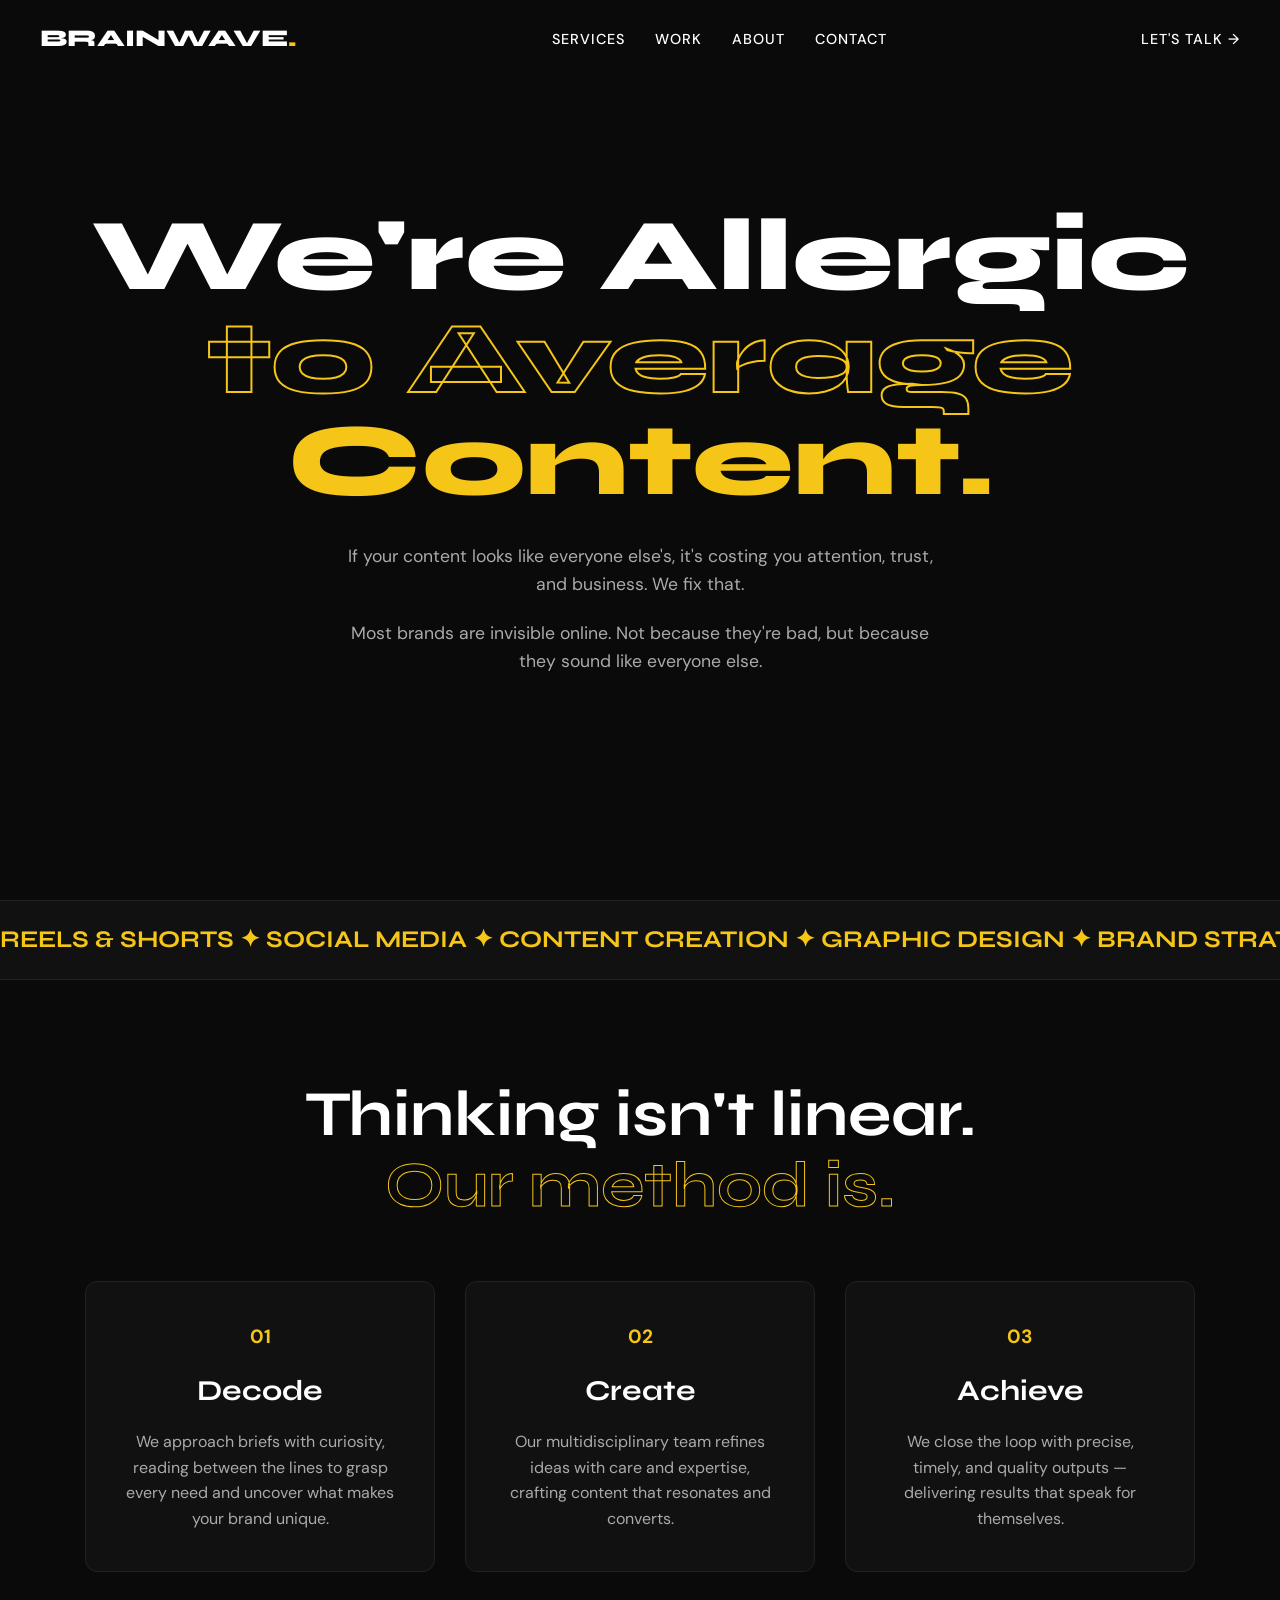
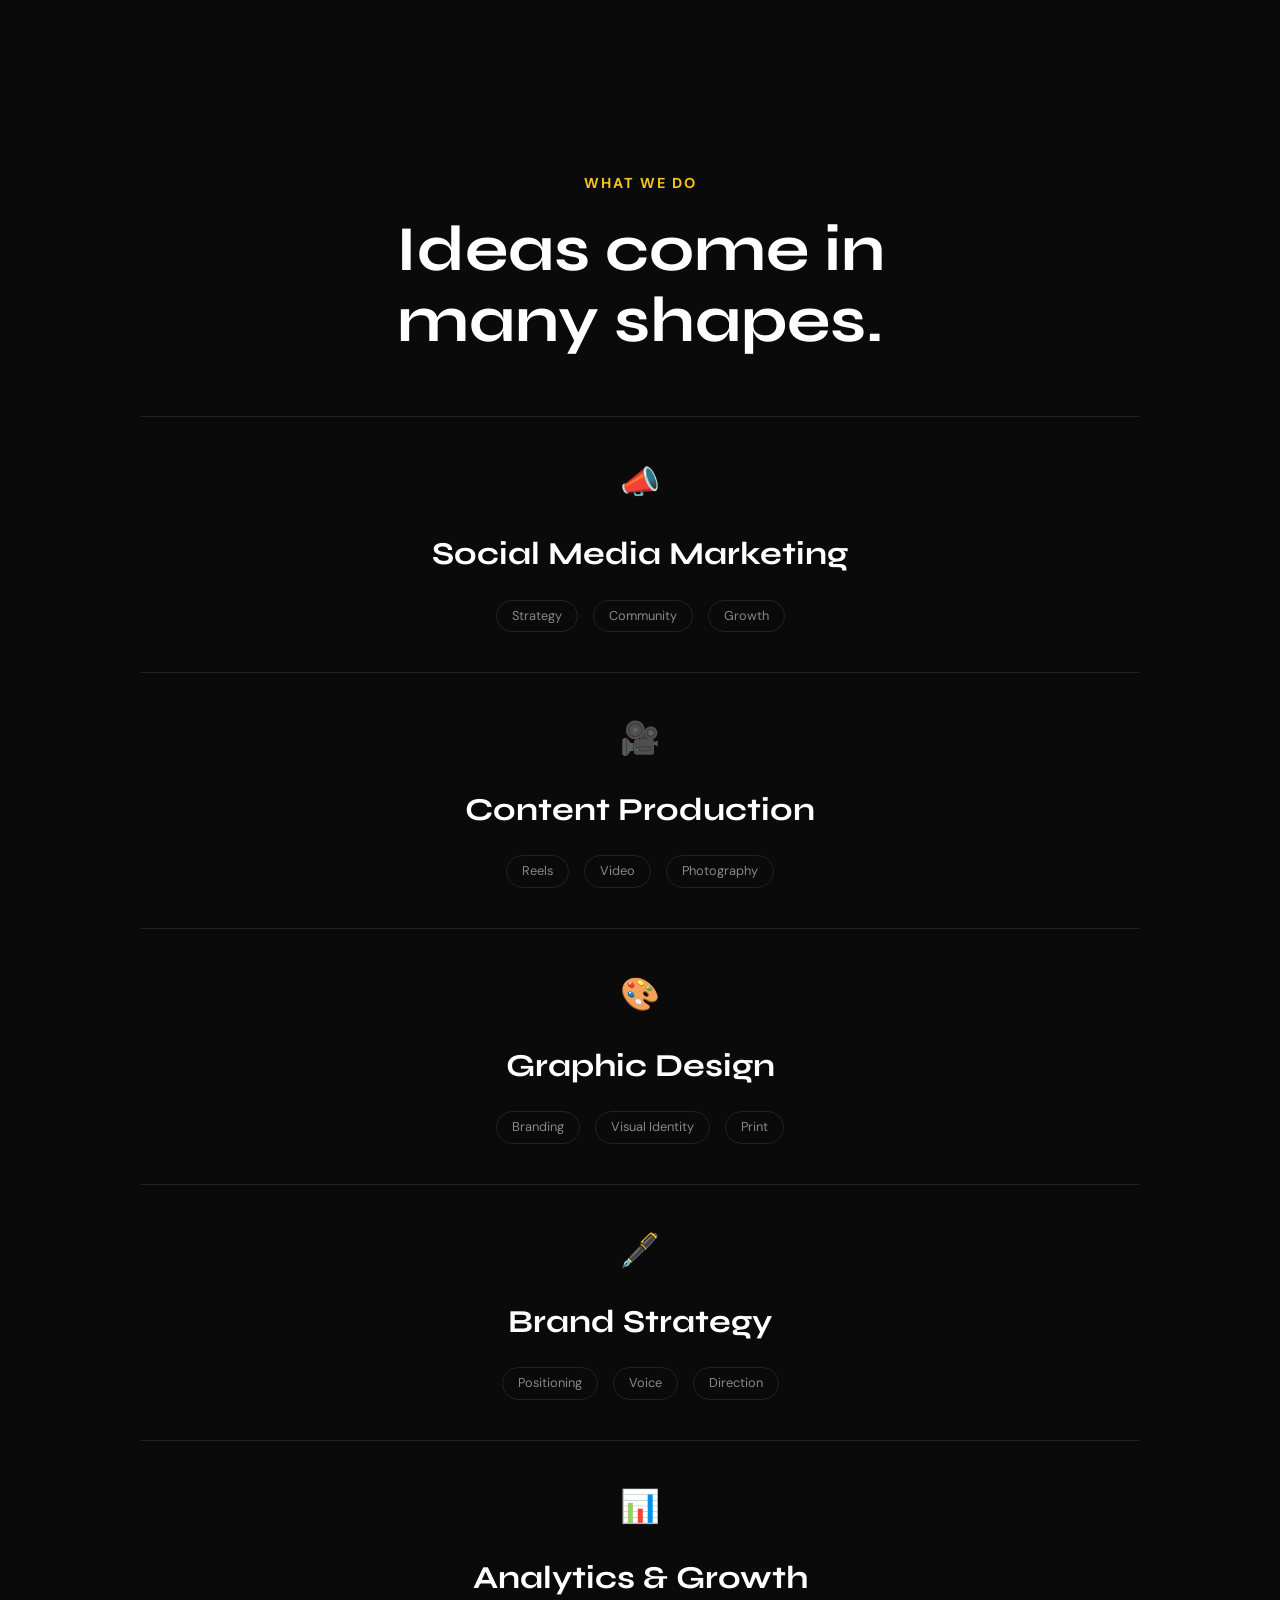
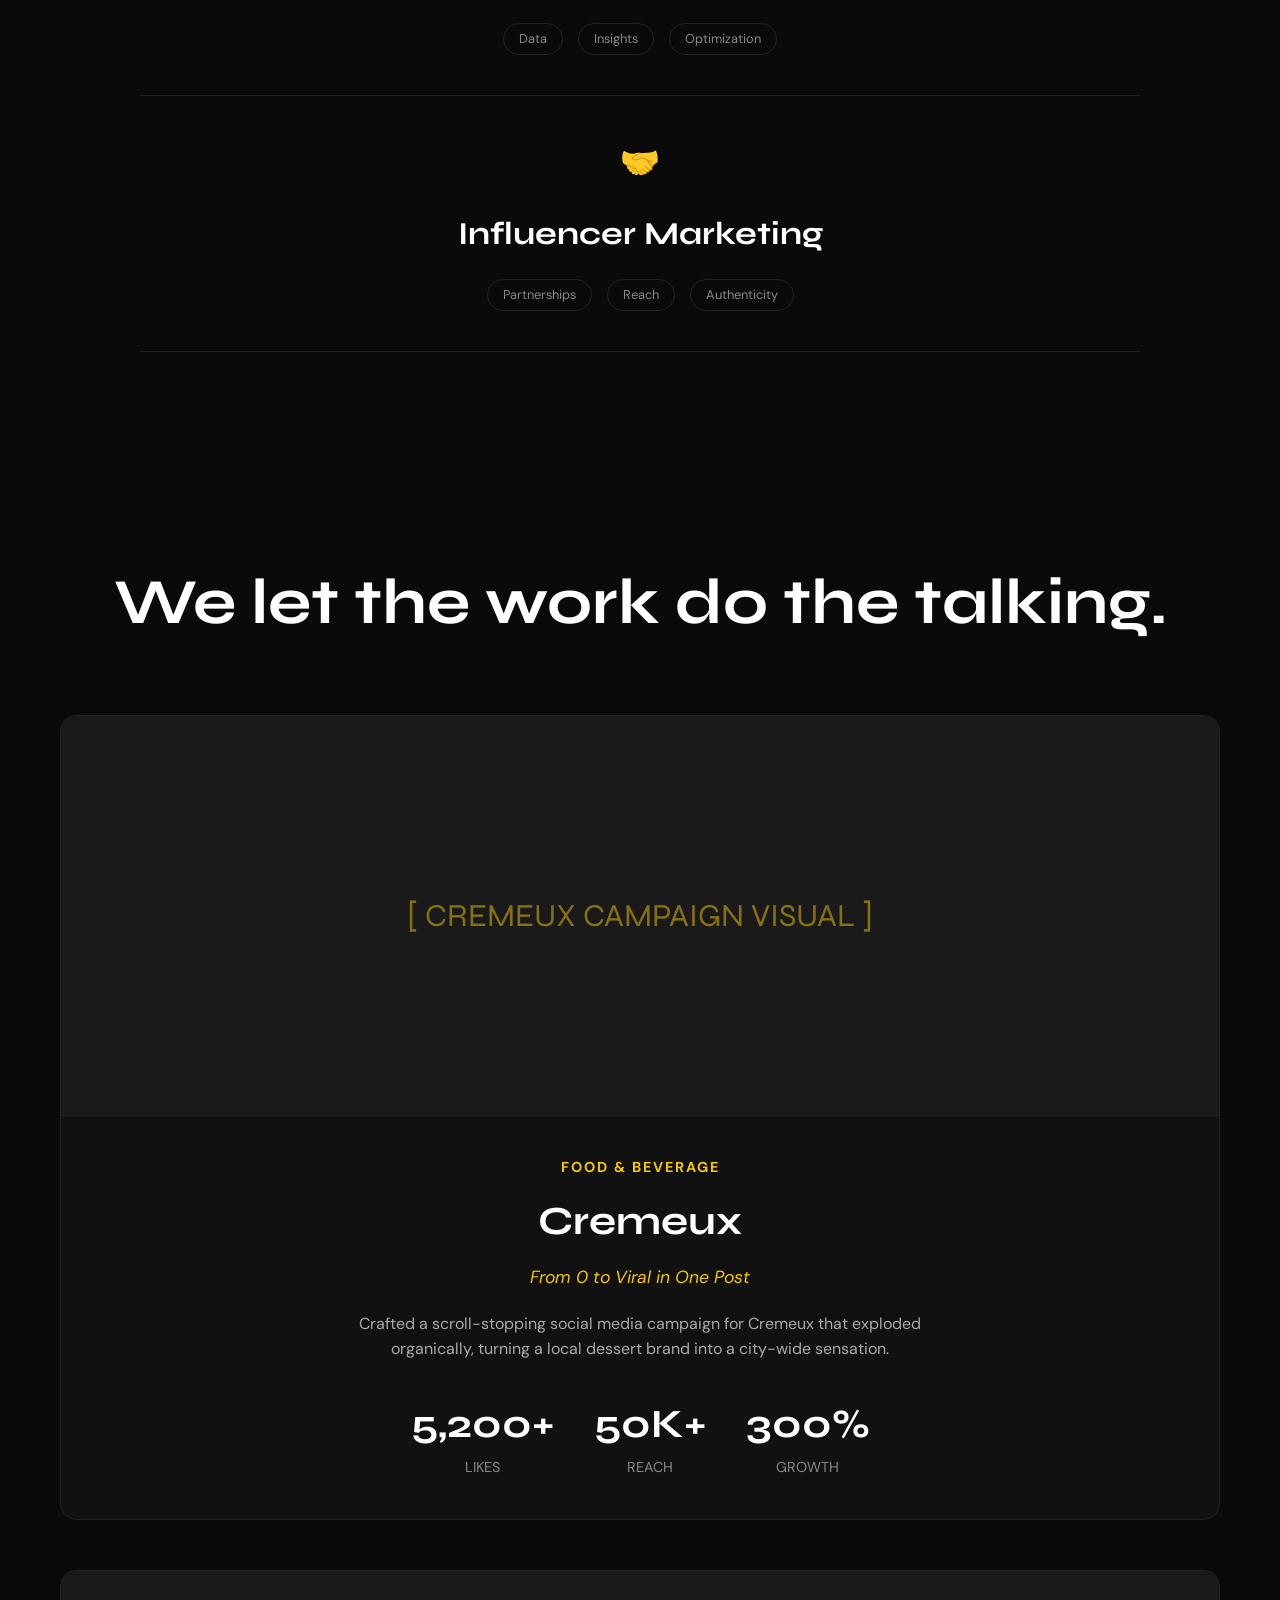
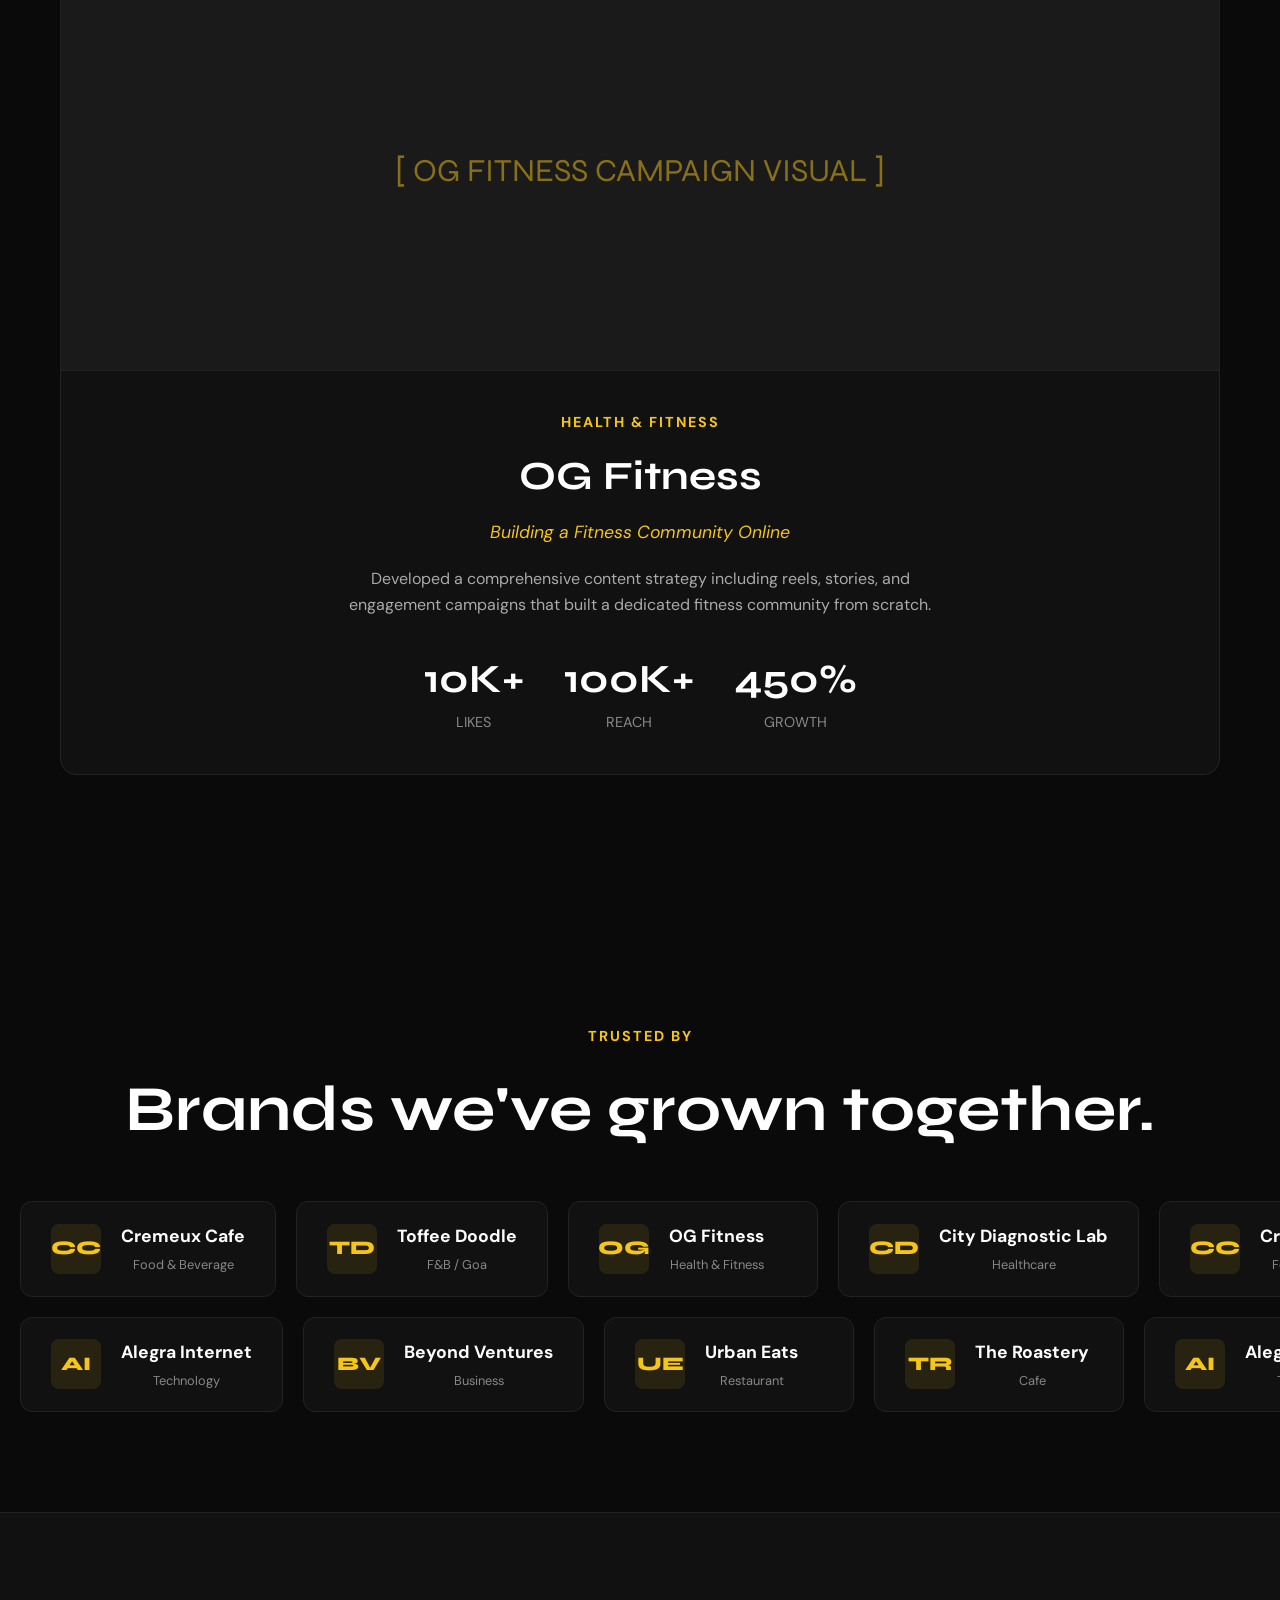
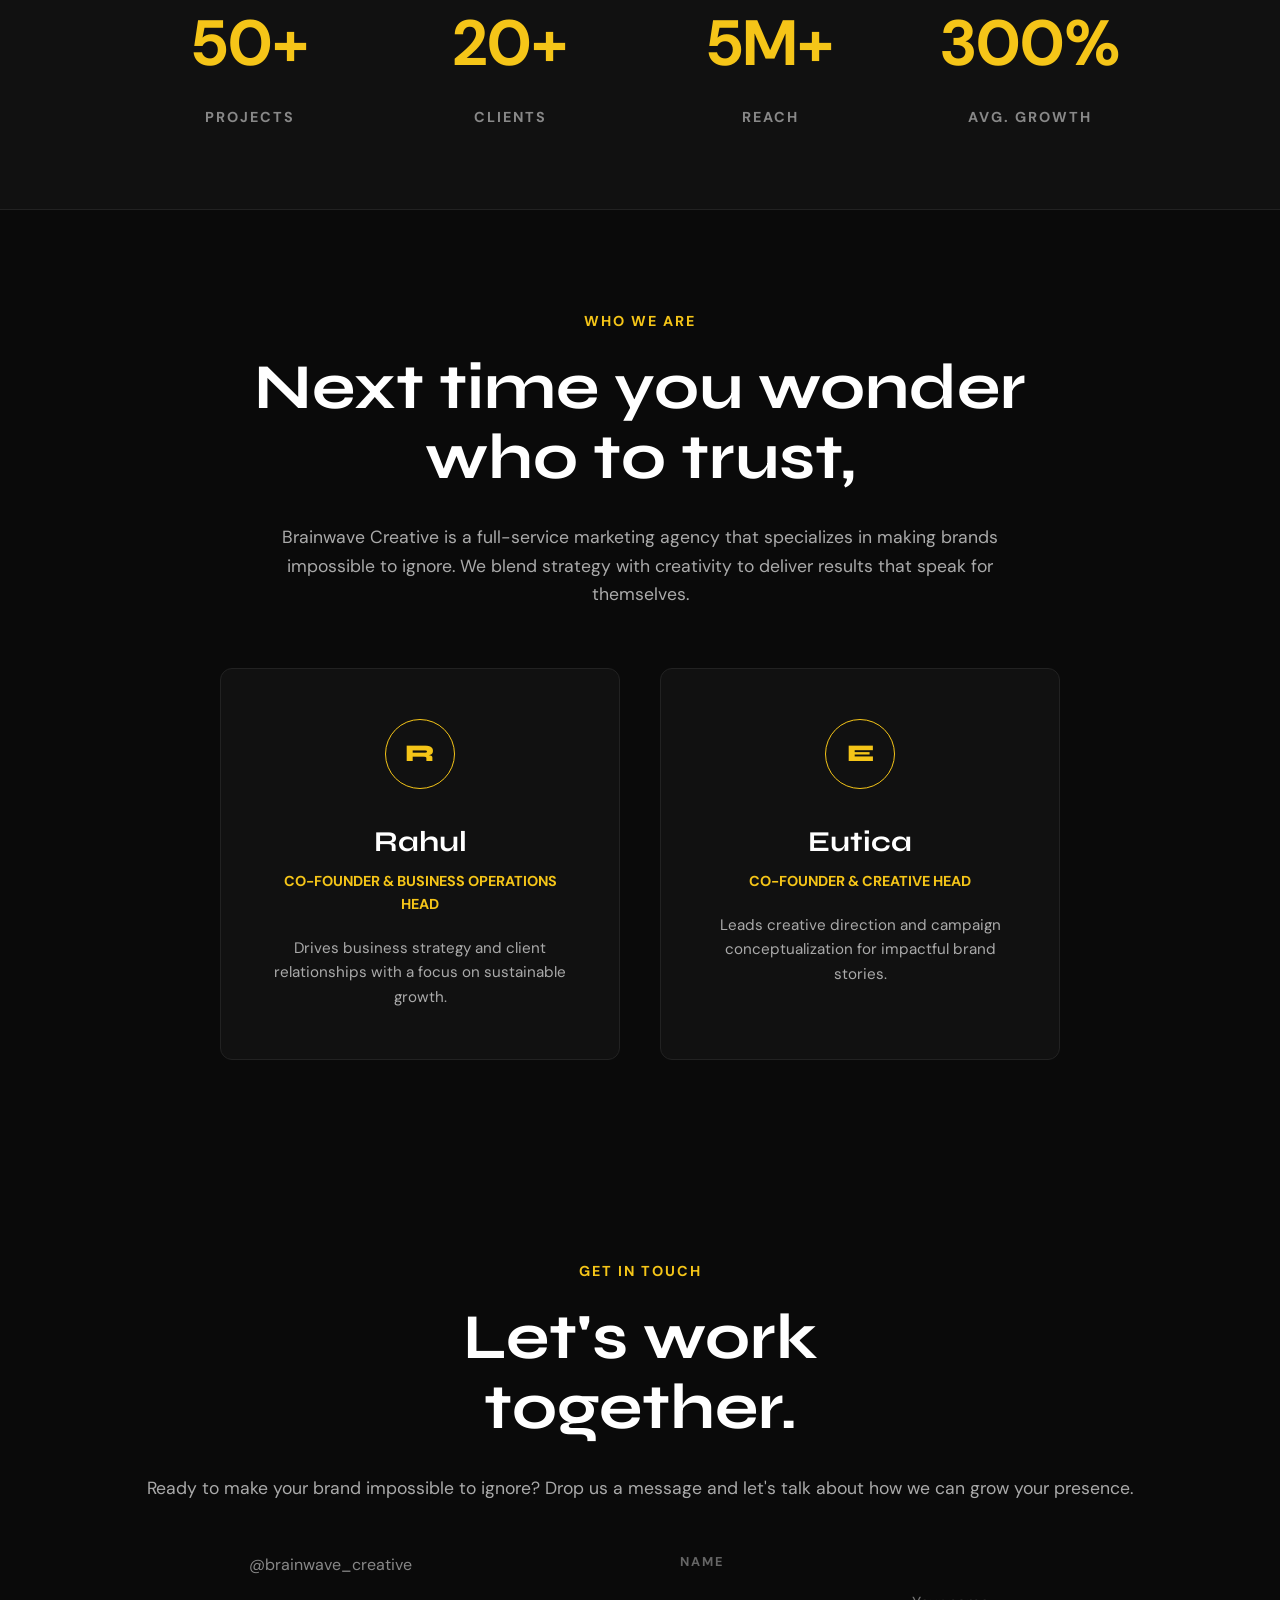
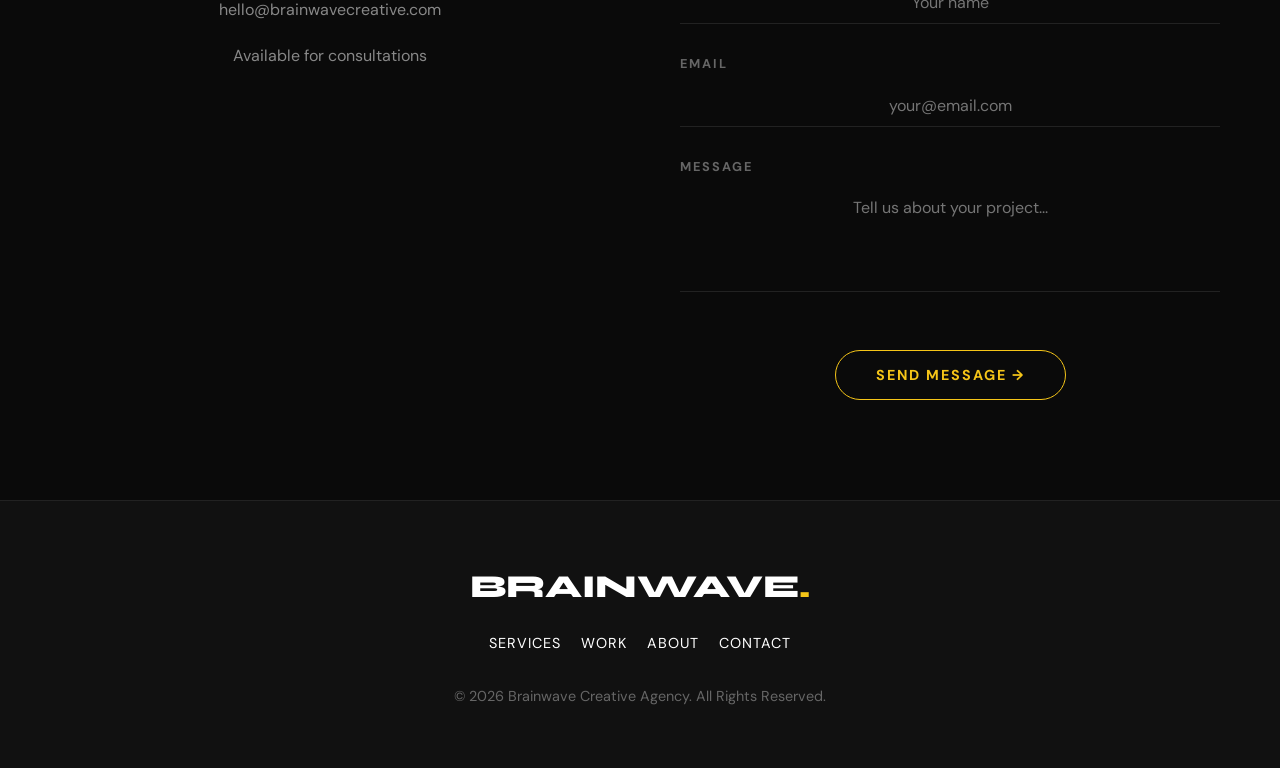
<file: brainwave-creative-canvas-main/public/marketing.html>
<!DOCTYPE html>
<html lang="en">

<head>
    <meta charset="UTF-8">
    <meta name="viewport" content="width=device-width, initial-scale=1.0">
    <title>BRAINWAVE. - Creative Marketing Agency</title>
    <link rel="preconnect" href="https://fonts.googleapis.com">
    <link rel="preconnect" href="https://fonts.gstatic.com" crossorigin>
    <link href="https://fonts.googleapis.com/css2?family=DM+Sans:wght@400;500;700&family=Syne:wght@700;800&display=swap"
        rel="stylesheet">
    <style>
        :root {
            --bg-color: #0a0a0a;
            --accent-color: #F5C518;
            --text-color: #ffffff;
            --card-bg: #111111;
            --border-color: #222222;
        }

        * {
            margin: 0;
            padding: 0;
            box-sizing: border-box;
        }

        body {
            background-color: var(--bg-color);
            color: var(--text-color);
            font-family: 'DM Sans', sans-serif;
            overflow-x: hidden;
            line-height: 1.6;
        }

        h1,
        h2,
        h3,
        .heading-font {
            font-family: 'Syne', sans-serif;
        }

        /* Utility */
        .text-accent {
            color: var(--accent-color);
        }

        .text-center {
            text-align: center;
        }

        .flex-center {
            display: flex;
            justify-content: center;
            align-items: center;
        }

        .section-padding {
            padding: 100px 20px;
        }

        .fade-in {
            opacity: 0;
            transform: translateY(30px);
            transition: opacity 0.8s ease-out, transform 0.8s ease-out;
        }

        .fade-in.visible {
            opacity: 1;
            transform: translateY(0);
        }

        /* Navbar */
        nav {
            position: fixed;
            top: 0;
            left: 0;
            width: 100%;
            padding: 20px 40px;
            display: flex;
            justify-content: space-between;
            align-items: center;
            z-index: 1000;
            transition: background 0.3s ease;
        }

        nav.solid {
            background-color: var(--bg-color);
            border-bottom: 1px solid var(--border-color);
        }

        .logo {
            font-family: 'Syne', sans-serif;
            font-weight: 800;
            font-size: 1.5rem;
            text-decoration: none;
            color: var(--text-color);
        }

        .logo span {
            color: var(--accent-color);
        }

        .nav-links {
            display: flex;
            gap: 30px;
        }

        .nav-links a {
            color: var(--text-color);
            text-decoration: none;
            font-size: 0.9rem;
            font-weight: 500;
            text-transform: uppercase;
            letter-spacing: 1px;
            transition: color 0.3s;
        }

        .nav-links a:hover {
            color: var(--accent-color);
        }

        .nav-cta {
            color: var(--text-color);
            text-decoration: none;
            font-size: 0.9rem;
            font-weight: 500;
            text-transform: uppercase;
            letter-spacing: 1px;
        }

        /* Hero */
        .hero {
            height: 100vh;
            display: flex;
            flex-direction: column;
            justify-content: center;
            align-items: center;
            text-align: center;
            padding: 0 20px;
        }

        .hero-title {
            font-size: clamp(3rem, 8vw, 7rem);
            line-height: 1;
            margin-bottom: 30px;
            font-weight: 800;
        }

        .hero-title .line-1 {
            display: block;
        }

        .hero-title .line-2 {
            display: block;
            color: transparent;
            -webkit-text-stroke: 2px var(--accent-color);
        }

        .hero-title .line-3 {
            display: block;
            color: var(--accent-color);
        }

        .hero-desc {
            max-width: 600px;
            font-size: 1.1rem;
            color: #aaaaaa;
            margin-bottom: 20px;
        }

        /* Ticker */
        .ticker-wrap {
            width: 100%;
            overflow: hidden;
            background-color: var(--card-bg);
            padding: 20px 0;
            border-top: 1px solid var(--border-color);
            border-bottom: 1px solid var(--border-color);
        }

        .ticker {
            display: flex;
            white-space: nowrap;
            animation: ticker 20s linear infinite;
        }

        .ticker-item {
            color: var(--accent-color);
            font-family: 'Syne', sans-serif;
            font-weight: 700;
            font-size: 1.5rem;
            margin-right: 40px;
        }

        @keyframes ticker {
            0% {
                transform: translate3d(0, 0, 0);
            }

            100% {
                transform: translate3d(-50%, 0, 0);
            }
        }

        /* Method */
        .method {
            text-align: center;
        }

        .method-title {
            font-size: clamp(2rem, 5vw, 4rem);
            margin-bottom: 60px;
            line-height: 1.1;
        }

        .method-title .outline {
            color: transparent;
            -webkit-text-stroke: 1px var(--accent-color);
            display: block;
        }

        .method-cards {
            display: flex;
            justify-content: center;
            gap: 30px;
            flex-wrap: wrap;
            max-width: 1200px;
            margin: 0 auto;
        }

        .method-card {
            background-color: var(--card-bg);
            border: 1px solid var(--border-color);
            padding: 40px;
            border-radius: 12px;
            width: 350px;
            text-align: center;
        }

        .method-card .number {
            color: var(--accent-color);
            font-size: 1.2rem;
            font-weight: 700;
            margin-bottom: 15px;
        }

        .method-card h3 {
            font-size: 1.8rem;
            margin-bottom: 15px;
        }

        .method-card p {
            color: #aaaaaa;
        }

        /* Work */
        .work {
            text-align: center;
            max-width: 1200px;
            margin: 0 auto;
        }

        .work-title {
            font-size: clamp(2rem, 5vw, 4rem);
            margin-bottom: 60px;
        }

        .case-study {
            background-color: var(--card-bg);
            border: 1px solid var(--border-color);
            border-radius: 16px;
            overflow: hidden;
            margin-bottom: 50px;
        }

        .case-study-img {
            width: 100%;
            height: 400px;
            background-color: #1a1a1a;
            display: flex;
            align-items: center;
            justify-content: center;
            border-bottom: 1px solid var(--border-color);
        }

        .case-study-content {
            padding: 40px;
            text-align: center;
        }

        .cat-label {
            color: var(--accent-color);
            text-transform: uppercase;
            font-weight: 700;
            font-size: 0.9rem;
            letter-spacing: 2px;
            margin-bottom: 10px;
        }

        .case-title {
            font-size: 2.5rem;
            margin-bottom: 10px;
        }

        .case-tagline {
            color: var(--accent-color);
            font-style: italic;
            margin-bottom: 20px;
            font-size: 1.1rem;
        }

        .case-desc {
            color: #aaaaaa;
            max-width: 600px;
            margin: 0 auto 30px;
        }

        .case-stats {
            display: flex;
            justify-content: center;
            gap: 40px;
        }

        .stat h4 {
            font-size: 2.5rem;
            font-family: 'Syne', sans-serif;
            color: var(--text-color);
        }

        .stat p {
            color: #888;
            font-size: 0.9rem;
            text-transform: uppercase;
        }

        /* Trusted By */
        .trusted {
            text-align: center;
            overflow: hidden;
        }

        .trusted-label {
            color: var(--accent-color);
            text-transform: uppercase;
            letter-spacing: 2px;
            font-weight: 700;
            margin-bottom: 10px;
            font-size: 0.9rem;
        }

        .trusted-title {
            font-size: clamp(2rem, 5vw, 4rem);
            margin-bottom: 40px;
        }

        .marquee-container {
            margin-top: 40px;
            position: relative;
            display: flex;
            flex-direction: column;
            gap: 20px;
        }

        .marquee-row {
            display: flex;
            width: max-content;
            animation: scroll-left 30s linear infinite;
        }

        .marquee-row.reverse {
            animation: scroll-right 30s linear infinite;
        }

        .brand-card {
            background-color: var(--card-bg);
            border: 1px solid var(--border-color);
            border-radius: 12px;
            padding: 20px 30px;
            display: flex;
            align-items: center;
            gap: 20px;
            margin-right: 20px;
            min-width: 250px;
        }

        .brand-initial {
            background-color: rgba(245, 197, 24, 0.1);
            color: var(--accent-color);
            width: 50px;
            height: 50px;
            border-radius: 8px;
            display: flex;
            align-items: center;
            justify-content: center;
            font-family: 'Syne', sans-serif;
            font-weight: 800;
            font-size: 1.2rem;
        }

        .brand-info h4 {
            font-size: 1.1rem;
            margin-bottom: 5px;
        }

        .brand-info p {
            color: #888;
            font-size: 0.8rem;
        }

        @keyframes scroll-left {
            0% {
                transform: translateX(0);
            }

            100% {
                transform: translateX(-50%);
            }
        }

        @keyframes scroll-right {
            0% {
                transform: translateX(-50%);
            }

            100% {
                transform: translateX(0);
            }
        }

        /* Services */
        .services {
            text-align: center;
        }

        .services-label {
            color: var(--accent-color);
            text-transform: uppercase;
            letter-spacing: 2px;
            font-weight: 700;
            margin-bottom: 20px;
            font-size: 0.9rem;
        }

        .services-title {
            font-size: clamp(2rem, 5vw, 4rem);
            margin-bottom: 60px;
            line-height: 1.1;
        }

        .services-list {
            max-width: 1000px;
            margin: 0 auto;
            display: flex;
            flex-direction: column;
            gap: 0;
        }

        .service-item {
            border-bottom: 1px solid var(--border-color);
            padding: 40px 20px;
            display: flex;
            flex-direction: column;
            align-items: center;
            gap: 20px;
            transition: transform 0.3s;
        }

        .service-item:first-child {
            border-top: 1px solid var(--border-color);
        }

        .service-item:hover {
            transform: translateY(-5px);
        }

        .service-icon {
            font-size: 2rem;
            color: var(--accent-color);
        }

        .service-item h3 {
            font-size: 2rem;
            transition: color 0.3s;
        }

        .service-item:hover h3 {
            color: var(--accent-color);
        }

        .service-tags {
            display: flex;
            flex-wrap: wrap;
            justify-content: center;
            gap: 15px;
        }

        .service-tags span {
            font-size: 0.8rem;
            color: #888;
            border: 1px solid var(--border-color);
            border-radius: 50px;
            padding: 5px 15px;
        }

        /* Stats */
        .stats {
            background-color: var(--card-bg);
            border-top: 1px solid var(--border-color);
            border-bottom: 1px solid var(--border-color);
            padding: 80px 20px;
        }

        .stats-grid {
            display: flex;
            justify-content: center;
            flex-wrap: wrap;
            gap: 60px;
            max-width: 1200px;
            margin: 0 auto;
        }

        .stat-card {
            text-align: center;
            min-width: 200px;
        }

        .stat-card h4 {
            font-size: 4rem;
            color: var(--accent-color);
            margin-bottom: 10px;
        }

        .stat-card p {
            color: #888;
            text-transform: uppercase;
            letter-spacing: 2px;
            font-size: 0.9rem;
            font-weight: 700;
        }

        /* About */
        .about {
            text-align: center;
            max-width: 1000px;
            margin: 0 auto;
        }

        .about-label {
            color: var(--accent-color);
            text-transform: uppercase;
            letter-spacing: 2px;
            font-weight: 700;
            margin-bottom: 20px;
            font-size: 0.9rem;
        }

        .about-title {
            font-size: clamp(2rem, 5vw, 4rem);
            margin-bottom: 30px;
            line-height: 1.1;
        }

        .about-desc {
            color: #aaaaaa;
            font-size: 1.1rem;
            max-width: 800px;
            margin: 0 auto 60px;
        }

        .team-grid {
            display: flex;
            justify-content: center;
            gap: 40px;
            flex-wrap: wrap;
        }

        .team-card {
            background-color: var(--card-bg);
            border: 1px solid var(--border-color);
            padding: 50px;
            border-radius: 12px;
            width: 400px;
            text-align: center;
            transition: border-color 0.3s;
        }

        .team-card:hover {
            border-color: rgba(245, 197, 24, 0.3);
        }

        .team-initial {
            width: 70px;
            height: 70px;
            border: 1px solid var(--accent-color);
            border-radius: 50%;
            display: flex;
            align-items: center;
            justify-content: center;
            font-size: 1.5rem;
            font-family: 'Syne', sans-serif;
            font-weight: 800;
            color: var(--accent-color);
            margin: 0 auto 30px;
        }

        .team-card h3 {
            font-size: 1.8rem;
            margin-bottom: 5px;
        }

        .team-card .role {
            color: var(--accent-color);
            font-weight: 700;
            font-size: 0.9rem;
            margin-bottom: 20px;
            text-transform: uppercase;
        }

        .team-card .desc {
            color: #aaaaaa;
            font-size: 0.95rem;
        }

        /* Contact */
        .contact {
            max-width: 1200px;
            margin: 0 auto;
            text-align: center;
        }

        .contact-grid {
            display: flex;
            gap: 80px;
            flex-wrap: wrap;
            text-align: left;
        }

        .contact-info,
        .contact-form {
            flex: 1;
            min-width: 300px;
            display: flex;
            flex-direction: column;
        }

        .contact-label {
            color: var(--accent-color);
            text-transform: uppercase;
            letter-spacing: 2px;
            font-weight: 700;
            margin-bottom: 20px;
            font-size: 0.9rem;
            text-align: center;
        }

        .contact-title {
            font-size: clamp(2rem, 5vw, 4rem);
            margin-bottom: 30px;
            line-height: 1.1;
            text-align: center;
        }

        .contact-desc {
            color: #aaaaaa;
            font-size: 1.1rem;
            margin-bottom: 50px;
            text-align: center;
        }

        .contact-info {
            align-items: center;
        }

        .contact-links {
            display: flex;
            flex-direction: column;
            gap: 20px;
            align-items: center;
        }

        .contact-links a,
        .contact-links span {
            color: #888;
            text-decoration: none;
            font-size: 1rem;
            transition: color 0.3s;
        }

        .contact-links a:hover {
            color: var(--accent-color);
        }

        .form-group {
            margin-bottom: 30px;
            text-align: left;
        }

        .form-group label {
            display: block;
            color: #666;
            font-size: 0.8rem;
            text-transform: uppercase;
            letter-spacing: 2px;
            margin-bottom: 10px;
            font-weight: 700;
        }

        .form-group input,
        .form-group textarea {
            width: 100%;
            background: transparent;
            border: none;
            border-bottom: 1px solid var(--border-color);
            color: var(--text-color);
            font-family: 'DM Sans', sans-serif;
            font-size: 1rem;
            padding: 10px 0;
            outline: none;
            transition: border-color 0.3s;
            resize: none;
            text-align: center;
        }

        .form-group input:focus,
        .form-group textarea:focus {
            border-bottom-color: var(--accent-color);
        }

        .submit-btn {
            display: inline-block;
            background: transparent;
            border: 1px solid var(--accent-color);
            color: var(--accent-color);
            padding: 15px 40px;
            border-radius: 50px;
            font-family: 'DM Sans', sans-serif;
            font-weight: 700;
            text-transform: uppercase;
            letter-spacing: 2px;
            cursor: pointer;
            transition: all 0.3s;
            font-size: 0.9rem;
            align-self: center;
            margin-top: 20px;
        }

        .submit-btn:hover {
            background: var(--accent-color);
            color: var(--bg-color);
        }

        /* Footer */
        footer {
            text-align: center;
            padding: 60px 20px;
            border-top: 1px solid var(--border-color);
            background-color: var(--card-bg);
        }

        .footer-logo {
            font-family: 'Syne', sans-serif;
            font-size: 2rem;
            font-weight: 800;
            margin-bottom: 20px;
        }

        .footer-logo span {
            color: var(--accent-color);
        }

        .footer-links {
            display: flex;
            justify-content: center;
            gap: 20px;
            margin-bottom: 30px;
        }

        .footer-links a {
            color: var(--text-color);
            text-decoration: none;
            text-transform: uppercase;
            font-size: 0.9rem;
            letter-spacing: 1px;
        }

        .footer-links a:hover {
            color: var(--accent-color);
        }

        .copyright {
            color: #666;
            font-size: 0.9rem;
        }

        @media (max-width: 768px) {
            .nav-links {
                display: none;
            }
        }
    </style>
</head>

<body>

    <!-- 1. Navbar -->
    <nav id="navbar">
        <a href="#" class="logo">BRAINWAVE<span>.</span></a>
        <div class="nav-links">
            <a href="#services">Services</a>
            <a href="#work">Work</a>
            <a href="#about">About</a>
            <a href="#contact">Contact</a>
        </div>
        <a href="#contact" class="nav-cta">Let's Talk &rarr;</a>
    </nav>

    <!-- 2. Hero -->
    <section class="hero fade-in">
        <h1 class="hero-title">
            <span class="line-1">We're Allergic</span>
            <span class="line-2">to Average</span>
            <span class="line-3">Content.</span>
        </h1>
        <p class="hero-desc">If your content looks like everyone else's, it's costing you attention, trust, and
            business. We fix that.</p>
        <p class="hero-desc">Most brands are invisible online. Not because they're bad, but because they sound like
            everyone else.</p>
    </section>

    <!-- 3. Scrolling Ticker -->
    <div class="ticker-wrap fade-in">
        <div class="ticker">
            <div class="ticker-item">REELS & SHORTS ✦ SOCIAL MEDIA ✦ CONTENT CREATION ✦ GRAPHIC DESIGN ✦ BRAND STRATEGY
                ✦ VIRAL MARKETING ✦</div>
            <div class="ticker-item">REELS & SHORTS ✦ SOCIAL MEDIA ✦ CONTENT CREATION ✦ GRAPHIC DESIGN ✦ BRAND STRATEGY
                ✦ VIRAL MARKETING ✦</div>
            <div class="ticker-item">REELS & SHORTS ✦ SOCIAL MEDIA ✦ CONTENT CREATION ✦ GRAPHIC DESIGN ✦ BRAND STRATEGY
                ✦ VIRAL MARKETING ✦</div>
            <div class="ticker-item">REELS & SHORTS ✦ SOCIAL MEDIA ✦ CONTENT CREATION ✦ GRAPHIC DESIGN ✦ BRAND STRATEGY
                ✦ VIRAL MARKETING ✦</div>
        </div>
    </div>

    <!-- 4. Method Section -->
    <section class="method section-padding fade-in">
        <h2 class="method-title">
            Thinking isn't linear.<br>
            <span class="outline">Our method is.</span>
        </h2>
        <div class="method-cards">
            <div class="method-card">
                <div class="number">01</div>
                <h3>Decode</h3>
                <p>We approach briefs with curiosity, reading between the lines to grasp every need and uncover what
                    makes your brand unique.</p>
            </div>
            <div class="method-card">
                <div class="number">02</div>
                <h3>Create</h3>
                <p>Our multidisciplinary team refines ideas with care and expertise, crafting content that resonates and
                    converts.</p>
            </div>
            <div class="method-card">
                <div class="number">03</div>
                <h3>Achieve</h3>
                <p>We close the loop with precise, timely, and quality outputs — delivering results that speak for
                    themselves.</p>
            </div>
        </div>
    </section>

    <!-- Services Section -->
    <section id="services" class="services section-padding fade-in">
        <div class="services-label">What We Do</div>
        <h2 class="services-title">Ideas come in<br>many shapes.</h2>
        <div class="services-list">
            <div class="service-item">
                <div class="service-icon">📣</div>
                <h3>Social Media Marketing</h3>
                <div class="service-tags"><span>Strategy</span><span>Community</span><span>Growth</span></div>
            </div>
            <div class="service-item">
                <div class="service-icon">🎥</div>
                <h3>Content Production</h3>
                <div class="service-tags"><span>Reels</span><span>Video</span><span>Photography</span></div>
            </div>
            <div class="service-item">
                <div class="service-icon">🎨</div>
                <h3>Graphic Design</h3>
                <div class="service-tags"><span>Branding</span><span>Visual Identity</span><span>Print</span></div>
            </div>
            <div class="service-item">
                <div class="service-icon">🖋️</div>
                <h3>Brand Strategy</h3>
                <div class="service-tags"><span>Positioning</span><span>Voice</span><span>Direction</span></div>
            </div>
            <div class="service-item">
                <div class="service-icon">📊</div>
                <h3>Analytics & Growth</h3>
                <div class="service-tags"><span>Data</span><span>Insights</span><span>Optimization</span></div>
            </div>
            <div class="service-item">
                <div class="service-icon">🤝</div>
                <h3>Influencer Marketing</h3>
                <div class="service-tags"><span>Partnerships</span><span>Reach</span><span>Authenticity</span></div>
            </div>
        </div>
    </section>

    <!-- 5. Work / Case Studies -->
    <section id="work" class="work section-padding fade-in">
        <h2 class="work-title">We let the work do the talking.</h2>

        <div class="case-study">
            <div class="case-study-img">
                <span class="heading-font text-accent" style="font-size: 2rem; opacity: 0.5;">[ CREMEUX CAMPAIGN VISUAL
                    ]</span>
            </div>
            <div class="case-study-content">
                <div class="cat-label">Food & Beverage</div>
                <h3 class="case-title">Cremeux</h3>
                <p class="case-tagline">From 0 to Viral in One Post</p>
                <p class="case-desc">Crafted a scroll-stopping social media campaign for Cremeux that exploded
                    organically, turning a local dessert brand into a city-wide sensation.</p>
                <div class="case-stats">
                    <div class="stat">
                        <h4>5,200+</h4>
                        <p>Likes</p>
                    </div>
                    <div class="stat">
                        <h4>50K+</h4>
                        <p>Reach</p>
                    </div>
                    <div class="stat">
                        <h4>300%</h4>
                        <p>Growth</p>
                    </div>
                </div>
            </div>
        </div>

        <div class="case-study">
            <div class="case-study-img">
                <span class="heading-font text-accent" style="font-size: 2rem; opacity: 0.5;">[ OG FITNESS CAMPAIGN
                    VISUAL ]</span>
            </div>
            <div class="case-study-content">
                <div class="cat-label">Health & Fitness</div>
                <h3 class="case-title">OG Fitness</h3>
                <p class="case-tagline">Building a Fitness Community Online</p>
                <p class="case-desc">Developed a comprehensive content strategy including reels, stories, and engagement
                    campaigns that built a dedicated fitness community from scratch.</p>
                <div class="case-stats">
                    <div class="stat">
                        <h4>10K+</h4>
                        <p>Likes</p>
                    </div>
                    <div class="stat">
                        <h4>100K+</h4>
                        <p>Reach</p>
                    </div>
                    <div class="stat">
                        <h4>450%</h4>
                        <p>Growth</p>
                    </div>
                </div>
            </div>
        </div>
    </section>

    <!-- 6. Trusted By / Clients -->
    <section class="trusted section-padding fade-in">
        <div class="trusted-label">Trusted By</div>
        <h2 class="trusted-title">Brands we've grown together.</h2>

        <div class="marquee-container">
            <div class="marquee-row">
                <!-- Duplicate twice for infinite scroll -->
                <div class="brand-card">
                    <div class="brand-initial">CC</div>
                    <div class="brand-info">
                        <h4>Cremeux Cafe</h4>
                        <p>Food & Beverage</p>
                    </div>
                </div>
                <div class="brand-card">
                    <div class="brand-initial">TD</div>
                    <div class="brand-info">
                        <h4>Toffee Doodle</h4>
                        <p>F&B / Goa</p>
                    </div>
                </div>
                <div class="brand-card">
                    <div class="brand-initial">OG</div>
                    <div class="brand-info">
                        <h4>OG Fitness</h4>
                        <p>Health & Fitness</p>
                    </div>
                </div>
                <div class="brand-card">
                    <div class="brand-initial">CD</div>
                    <div class="brand-info">
                        <h4>City Diagnostic Lab</h4>
                        <p>Healthcare</p>
                    </div>
                </div>

                <div class="brand-card">
                    <div class="brand-initial">CC</div>
                    <div class="brand-info">
                        <h4>Cremeux Cafe</h4>
                        <p>Food & Beverage</p>
                    </div>
                </div>
                <div class="brand-card">
                    <div class="brand-initial">TD</div>
                    <div class="brand-info">
                        <h4>Toffee Doodle</h4>
                        <p>F&B / Goa</p>
                    </div>
                </div>
                <div class="brand-card">
                    <div class="brand-initial">OG</div>
                    <div class="brand-info">
                        <h4>OG Fitness</h4>
                        <p>Health & Fitness</p>
                    </div>
                </div>
                <div class="brand-card">
                    <div class="brand-initial">CD</div>
                    <div class="brand-info">
                        <h4>City Diagnostic Lab</h4>
                        <p>Healthcare</p>
                    </div>
                </div>
            </div>
            <div class="marquee-row reverse">
                <!-- Duplicate twice for infinite scroll -->
                <div class="brand-card">
                    <div class="brand-initial">AI</div>
                    <div class="brand-info">
                        <h4>Alegra Internet</h4>
                        <p>Technology</p>
                    </div>
                </div>
                <div class="brand-card">
                    <div class="brand-initial">BV</div>
                    <div class="brand-info">
                        <h4>Beyond Ventures</h4>
                        <p>Business</p>
                    </div>
                </div>
                <div class="brand-card">
                    <div class="brand-initial">UE</div>
                    <div class="brand-info">
                        <h4>Urban Eats</h4>
                        <p>Restaurant</p>
                    </div>
                </div>
                <div class="brand-card">
                    <div class="brand-initial">TR</div>
                    <div class="brand-info">
                        <h4>The Roastery</h4>
                        <p>Cafe</p>
                    </div>
                </div>

                <div class="brand-card">
                    <div class="brand-initial">AI</div>
                    <div class="brand-info">
                        <h4>Alegra Internet</h4>
                        <p>Technology</p>
                    </div>
                </div>
                <div class="brand-card">
                    <div class="brand-initial">BV</div>
                    <div class="brand-info">
                        <h4>Beyond Ventures</h4>
                        <p>Business</p>
                    </div>
                </div>
                <div class="brand-card">
                    <div class="brand-initial">UE</div>
                    <div class="brand-info">
                        <h4>Urban Eats</h4>
                        <p>Restaurant</p>
                    </div>
                </div>
                <div class="brand-card">
                    <div class="brand-initial">TR</div>
                    <div class="brand-info">
                        <h4>The Roastery</h4>
                        <p>Cafe</p>
                    </div>
                </div>
            </div>
        </div>
    </section>

    <!-- Stats Section -->
    <section class="stats section-padding fade-in">
        <div class="stats-grid">
            <div class="stat-card">
                <h4>50+</h4>
                <p>Projects</p>
            </div>
            <div class="stat-card">
                <h4>20+</h4>
                <p>Clients</p>
            </div>
            <div class="stat-card">
                <h4>5M+</h4>
                <p>Reach</p>
            </div>
            <div class="stat-card">
                <h4>300%</h4>
                <p>Avg. Growth</p>
            </div>
        </div>
    </section>

    <!-- About Section -->
    <section id="about" class="about section-padding fade-in">
        <div class="about-label">Who We Are</div>
        <h2 class="about-title">Next time you wonder<br>who to trust,</h2>
        <p class="about-desc">Brainwave Creative is a full-service marketing agency that specializes in making brands
            impossible to ignore. We blend strategy with creativity to deliver results that speak for themselves.</p>

        <div class="team-grid">
            <div class="team-card">
                <div class="team-initial border-accent">R</div>
                <h3>Rahul</h3>
                <p class="role">Co-Founder & Business Operations Head</p>
                <p class="desc">Drives business strategy and client relationships with a focus on sustainable growth.
                </p>
            </div>
            <div class="team-card">
                <div class="team-initial border-accent">E</div>
                <h3>Eutica</h3>
                <p class="role">Co-Founder & Creative Head</p>
                <p class="desc">Leads creative direction and campaign conceptualization for impactful brand stories.</p>
            </div>
        </div>
    </section>

    <!-- Contact Section -->
    <section id="contact" class="contact section-padding fade-in">
        <div class="contact-label">Get In Touch</div>
        <h2 class="contact-title">Let's work<br>together.</h2>
        <p class="contact-desc">Ready to make your brand impossible to ignore? Drop us a message and let's talk about
            how we can grow your presence.</p>
        <div class="contact-grid">
            <div class="contact-info">
                <div class="contact-links">
                    <a href="https://www.instagram.com/brainwave_creative/" target="_blank">@brainwave_creative</a>
                    <a href="mailto:hello@brainwavecreative.com">hello@brainwavecreative.com</a>
                    <span>Available for consultations</span>
                </div>
            </div>
            <div class="contact-form">
                <div class="form-group">
                    <label>NAME</label>
                    <input type="text" placeholder="Your name">
                </div>
                <div class="form-group">
                    <label>EMAIL</label>
                    <input type="email" placeholder="your@email.com">
                </div>
                <div class="form-group">
                    <label>MESSAGE</label>
                    <textarea rows="4" placeholder="Tell us about your project..."></textarea>
                </div>
                <button class="submit-btn" onclick="alert('Thanks! We\'ll get back to you soon.')">Send Message
                    &rarr;</button>
            </div>
        </div>
    </section>

    <!-- 7. Footer -->
    <footer class="fade-in">
        <div class="footer-logo">BRAINWAVE<span>.</span></div>
        <div class="footer-links">
            <a href="#services">Services</a>
            <a href="#work">Work</a>
            <a href="#about">About</a>
            <a href="#contact">Contact</a>
        </div>
        <div class="copyright">&copy; 2026 Brainwave Creative Agency. All Rights Reserved.</div>
    </footer>

    <!-- JS for scroll effects -->
    <script>
        // Sticky Navbar
        const navbar = document.getElementById('navbar');
        window.addEventListener('scroll', () => {
            if (window.scrollY > 50) {
                navbar.classList.add('solid');
            } else {
                navbar.classList.remove('solid');
            }
        });

        // Intersection Observer for fade-in elements
        const observerOptions = {
            root: null,
            rootMargin: '0px',
            threshold: 0.15
        };

        const observer = new IntersectionObserver((entries, observer) => {
            entries.forEach(entry => {
                if (entry.isIntersecting) {
                    entry.target.classList.add('visible');
                    observer.unobserve(entry.target);
                }
            });
        }, observerOptions);

        document.querySelectorAll('.fade-in').forEach(element => {
            observer.observe(element);
        });

        // Trigger for elements already in view on load
        setTimeout(() => {
            document.querySelectorAll('.fade-in').forEach(el => {
                const rect = el.getBoundingClientRect();
                if (rect.top < window.innerHeight) {
                    el.classList.add('visible');
                }
            });
        }, 100);
    </script>
</body>

</html>
</file>
